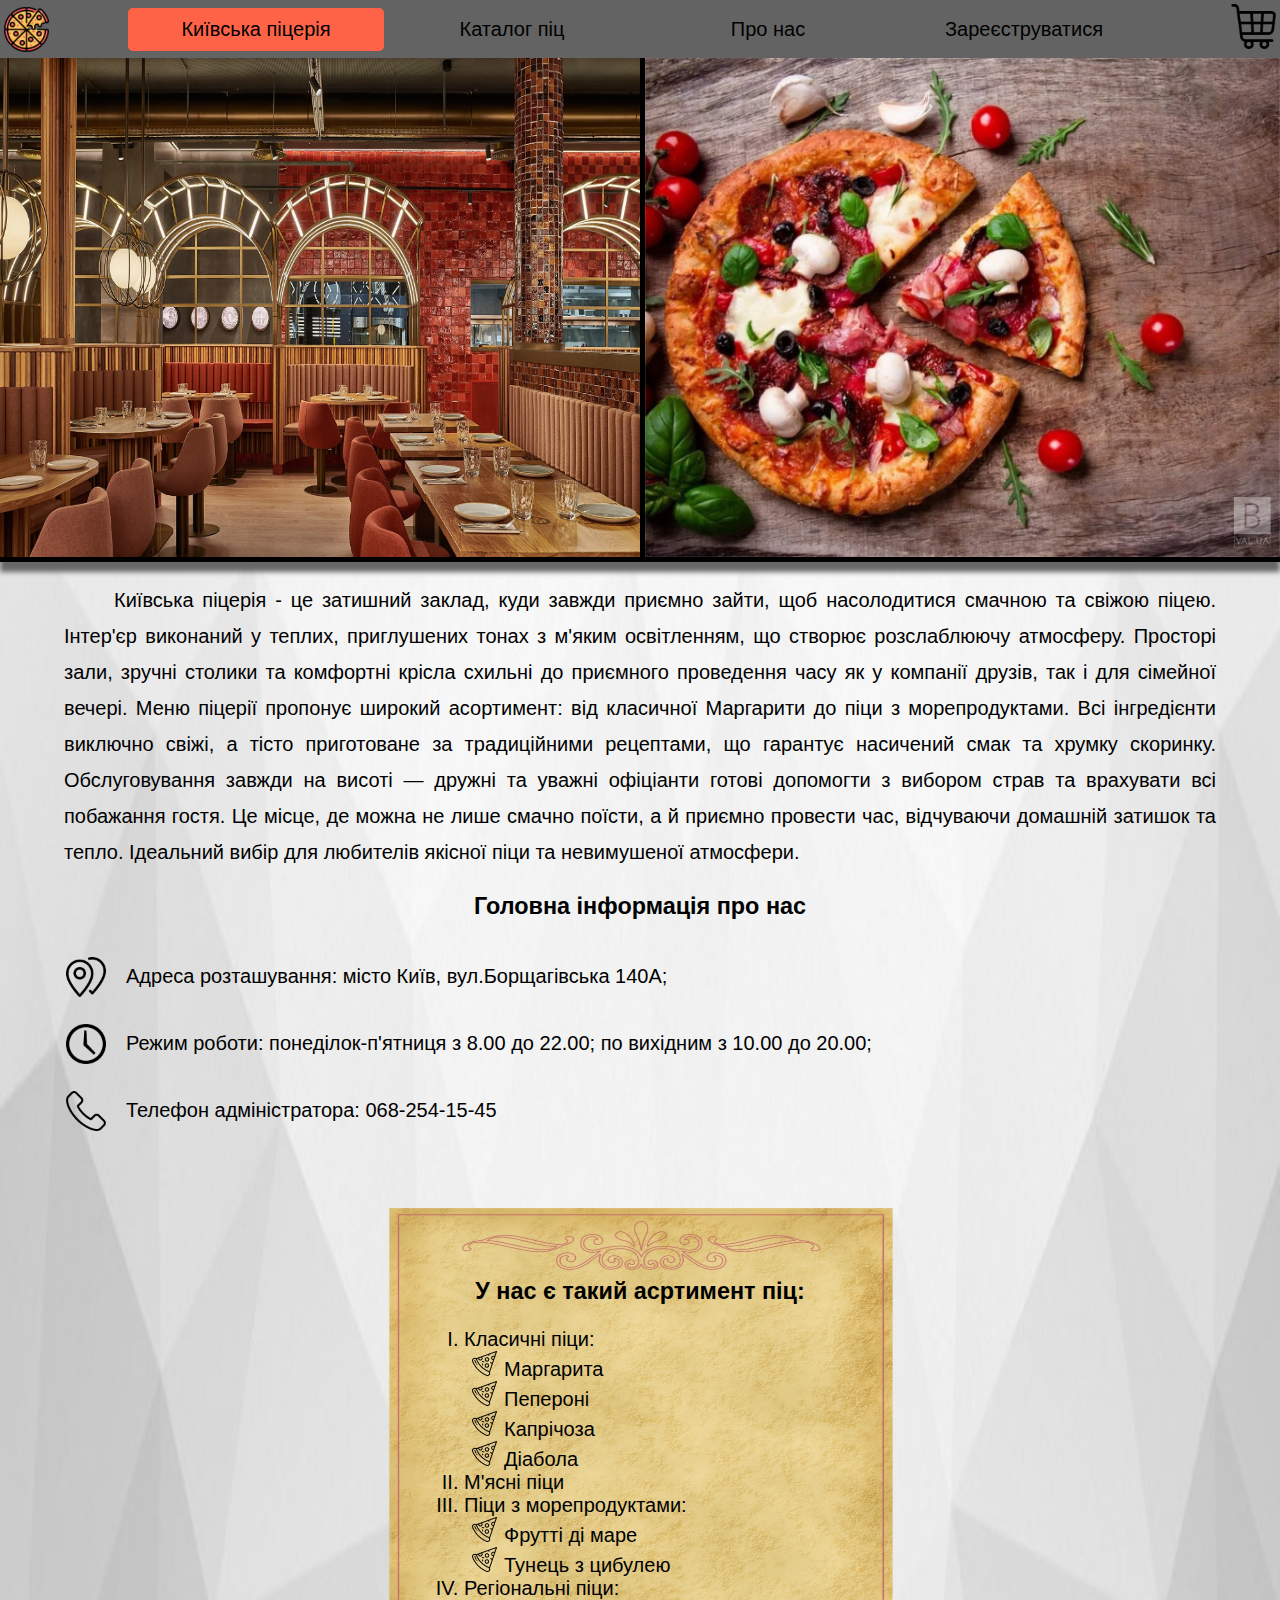
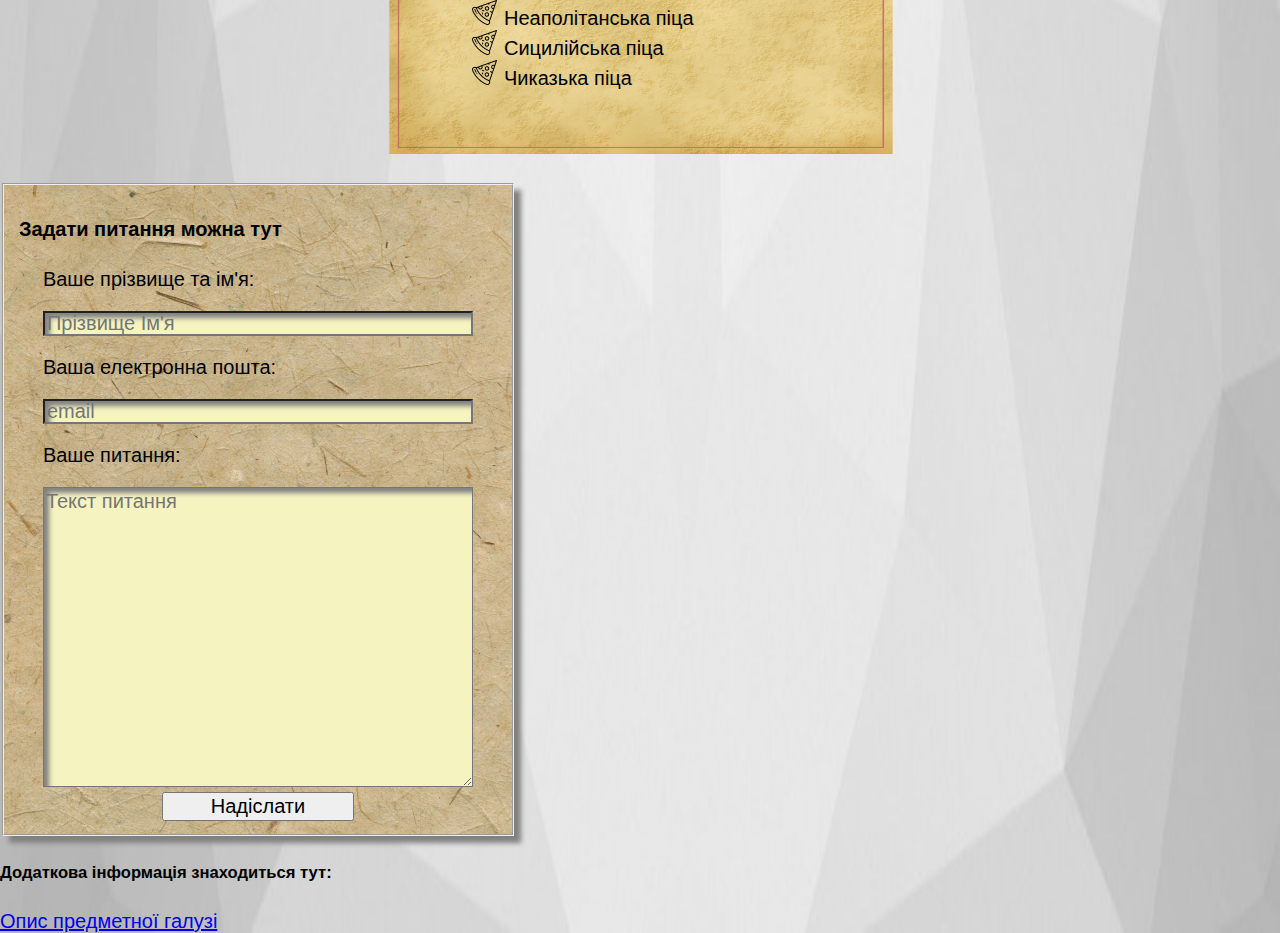
<file: index.html>
<!DOCTYPE html>
<html lang="en">
<head>
    <meta charset="UTF-8">
    <meta name="viewport" content="width=device-width, initial-scale=1.0">
    <title>Піцерія</title>
    <link rel="icon" href="https://cdn-icons-png.flaticon.com/128/3748/3748309.png">
    <link rel="stylesheet" href="https://cdnjs.cloudflare.com/ajax/libs/modern-normalize/1.0.0/modern-normalize.min.css">
    <link rel="stylesheet" href="style.css">
</head>

<body class="Body styledFontBody">
    <header>
        <div class="mainMenu">
            <div class="icon"><img src="images/pizza icon small.png" alt="Pizza icon" > </div>
            
            <ul>
                <li class="currentPage"><a href="index.html">Київська піцерія</a></li>
                <li><a href="menuPage.html">Каталог піц</a></li>
                <li><a href="workerDesccriptionPage.html">Про нас</a></li>
                <li><a href="registrationPage.html">Зареєструватися</a></li>                
            </ul>
            <div class="icon iconBasket">
                <div ><a href="./cartPage.html"><img  src="images/cart icon small.svg" alt="Cart" ></a> </div>                
            </div>            
        </div>                
    </header>
    <main>
        <!-- <h1>Київська піцерія</h1>     -->
        <section class="advertisement">
            <div class="advElement">
                <img src="./images/pizza adv 1.webp" alt="1">
            </div>
            <div class="advElement">
                <img src="./images/pizza adv 2.webp" alt="2">
            </div>         
        </section>
        
        <p id="pizzeriaDescription"> 
            Київська піцерія - це затишний заклад, куди завжди приємно зайти, щоб насолодитися 
            смачною та свіжою піцею. Інтер'єр виконаний у теплих, приглушених тонах з м'яким освітленням, що створює розслаблюючу 
            атмосферу. Просторі зали, зручні столики та комфортні крісла схильні до приємного проведення часу як у компанії друзів, так і для сімейної вечері.

            Меню піцерії пропонує широкий асортимент: від класичної Маргарити до піци з морепродуктами. Всі інгредієнти виключно 
            свіжі, а тісто приготоване за традиційними рецептами, що гарантує насичений смак та хрумку скоринку.
            
            Обслуговування завжди на висоті — дружні та уважні офіціанти готові допомогти з вибором страв та врахувати всі побажання гостя.
            
            Це місце, де можна не лише смачно поїсти, а й приємно провести час, відчуваючи домашній затишок та тепло. 
            Ідеальний вибір для любителів якісної піци та невимушеної атмосфери.</p>
        
        <h3 style="text-align: center;">Головна інформація про нас</h3>
        <div class="mainInformation">
            <div class="mainInformationItem">
                <img class="informationItemImg" src="./images/location icon.png" alt="location">
                <p>Адреса розташування: місто Київ, вул.Борщагівська 140А;</p>
            </div>
            <div class="mainInformationItem">
                <img class="informationItemImg" src="./images/time icon.png" alt="time">
                <p>Режим роботи: понеділок-п'ятниця з 8.00 до 22.00; по вихідним з 10.00 до 20.00;</p>
            </div>
            <div class="mainInformationItem">
                <img class="informationItemImg" src="./images/phone icon.png" alt="contact">
                <p>Телефон адміністратора: 068-254-15-45</p>
            </div>
        </div>
   
    <div class="pizzaList">
        <h3>У нас є такий асртимент піц:</h3>
    <ol class="pizzaListItems">
        <li>Класичні піци:
            <ul style="list-style-type: circle;">
                <li>Маргарита</li>
                <li>Пепероні</li>
                <li>Капрічоза</li>
                <li>Діабола</li>
            </ul>
        </li>
        <li>М'ясні піци</li>
        <li>Піци з морепродуктами:
            <ul style="list-style-type: circle;">
                <li>Фрутті ді маре</li>
                <li>Тунець з цибулею</li>
            </ul>
        </li>
        <li>Регіональні піци:
            <ul style="list-style-type: circle;">
                <li>Неаполітанська піца</li>
                <li>Сицилійська піца</li>
                <li>Чиказька піца</li>
            </ul>
        </li>        
    </ol>
    </div>
    <br>

    <form >
        <fieldset class="userForm">            
            <h4>Задати питання можна тут</h4>
            <p>Ваше прізвище та ім'я:</p>
            <input type="text" name="userSurnameAndName" placeholder="Прізвище Ім'я" required> <br>
            <p>Ваша електронна пошта:</p>
            <input type="email"name="userEmail" placeholder="email" required> <br>
            <p>Ваше питання:</p>
            <textarea name="userQuestion" rows="20" cols="60" placeholder="Текст питання"required></textarea> <br>            
            <input type="submit" value="Надіслати">
        </fieldset>
    </form>
    </main>
    
    <footer>
        <h5>Додаткова інформація знаходиться тут:</h5>        
        <a href="description.html">Опис предметної галузі</a>
    </footer>
    
</body>
</html>
</file>
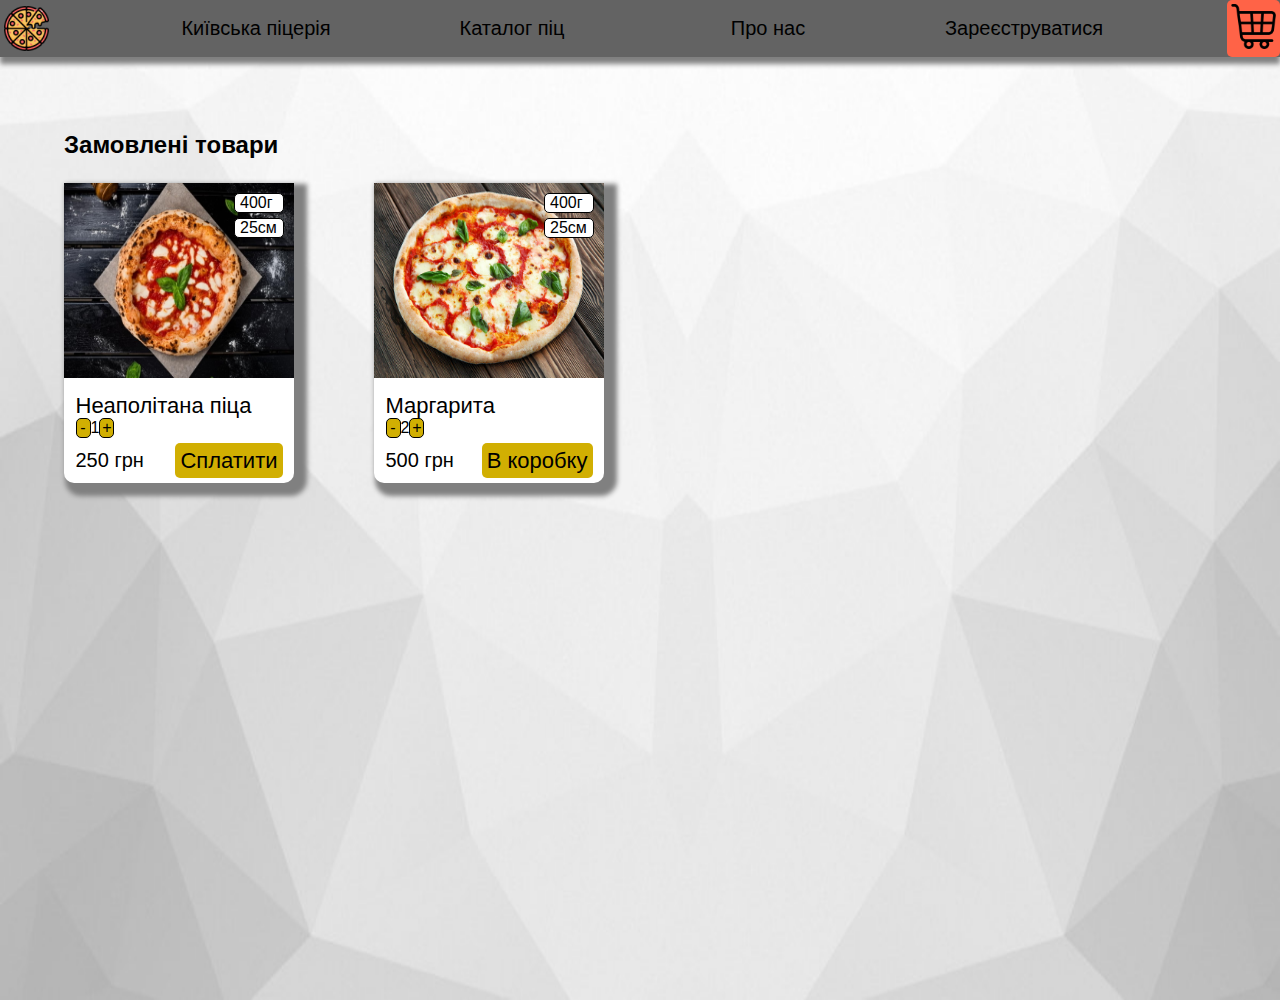
<file: cartPage.html>
<!DOCTYPE html>
<html lang="en">
<head>
    <meta charset="UTF-8">
    <meta name="viewport" content="width=device-width, initial-scale=1.0">
    <title>Menu</title>
    <link rel="icon" href="https://cdn-icons-png.flaticon.com/128/3748/3748309.png">
    <link rel="stylesheet" href="https://cdnjs.cloudflare.com/ajax/libs/modern-normalize/1.0.0/modern-normalize.min.css">
    <link rel="stylesheet" href="style.css">
</head>

<body class="Body">
    <header>
        <div class="mainMenu">
            <div class="icon"><img src="images/pizza icon small.png" alt="Pizza icon" > </div>
            
            <ul>
                <li><a href="index.html">Київська піцерія</a></li>
                <li><a href="menuPage.html">Каталог піц</a></li>
                <li><a href="workerDesccriptionPage.html">Про нас</a></li>
                <li><a href="registrationPage.html">Зареєструватися</a></li>                
            </ul>
            <div class="icon iconBasket">
                <div class="currentPage"><a href="./cartPage.html"><img  src="images/cart icon small.svg" alt="Cart" ></a> </div>                
            </div>            
        </div>                
    </header>
    <main>
        <div class="buyerOrder">
            <p>Замовлені товари</p> 
        <section class="orderList">            
            <div class="pizzaOffer">
                <div class="pizzaDisplay">
                    <p class="parameter mass">400г</p>
                    <p class="parameter diameter">25см</p>
                    <img src="images/Неаполітанська піца.jpg" alt="Неаполітанська піца">
                </div>            
                <div class="pizzaDescription">
                    <p class="pizzaName">Неаполітанa піца</p>
                    <div class="quantity">
                        <p class="changeQuantity">-</p>
                        <p> 1 </p>
                        <p class="changeQuantity">+</p>
                    </div>
                    <div class="orderInfo">                        
                        <p class="pizzaPrice">250 грн</p>
                        <button class="orderButton">Сплатити</button>
                    </div>
                    
                </div>            
            </div>
            <div class="pizzaOffer">
                <div class="pizzaDisplay">
                    <p class="parameter mass">400г</p>
                    <p class="parameter diameter">25см</p>
                    <img src="images/Маргарита.png" alt="Маргарита">
                </div>            
                <div class="pizzaDescription">
                    <p class="pizzaName">Маргарита</p>
                    <div class="quantity">
                        <p class="changeQuantity">-</p>
                        <p> 2 </p>
                        <p class="changeQuantity">+</p>
                    </div>
                    <div class="orderInfo">
                        <p class="pizzaPrice">500 грн</p>
                        <button class="orderButton">В коробку</button>
                    </div>                    
                </div>            
            </div>
        </section>
        </div>
        
    </main>
    <footer></footer>
</body>
</html>
</file>
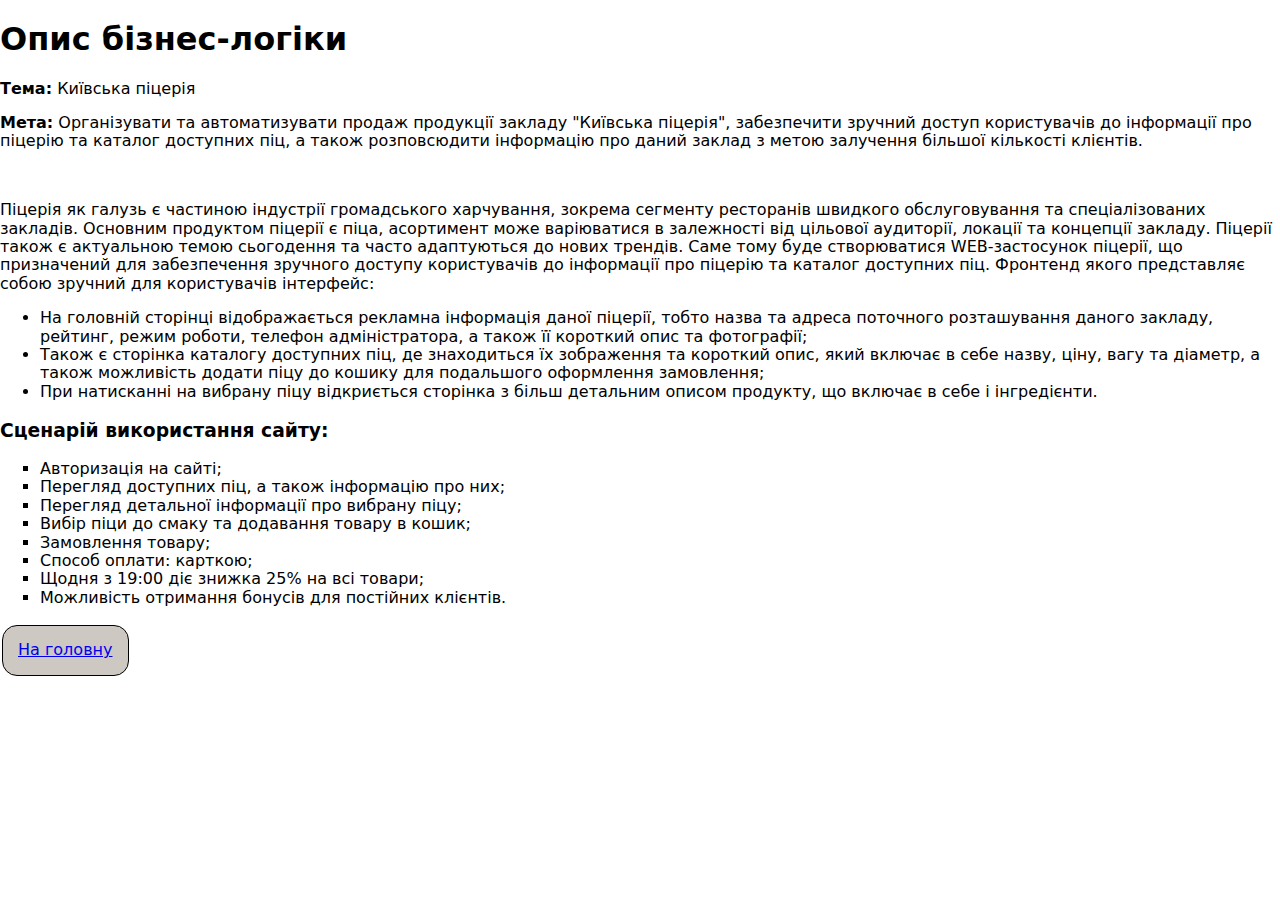
<file: description.html>
<!DOCTYPE html>
<html lang="en">
<head>
    <meta charset="UTF-8">
    <meta name="viewport" content="width=device-width, initial-scale=1.0">
    <title>Опис предметної галузі</title>
    <link rel="stylesheet" href="https://cdnjs.cloudflare.com/ajax/libs/modern-normalize/1.0.0/modern-normalize.min.css">
</head>
<style>
    th, td{
        border: 1px solid black;
        border-radius: 15px;
        background-color: rgb(205, 200, 193);
        padding: 15px;
    }
</style>
<body>
    <header></header>
    <main>
        <h1>Опис бізнес-логіки</h1>
        <p> <strong>Тема:</strong> Київська піцерія</p>
        <p><strong>Мета:</strong> Організувати та автоматизувати продаж продукції закладу "Київська піцерія", забезпечити зручний доступ 
            користувачів до інформації про піцерію та каталог доступних піц, а також розповсюдити інформацію про даний заклад з метою залучення більшої кількості клієнтів.</p> <br>

    <p>Піцерія як галузь є частиною індустрії громадського харчування, зокрема сегменту ресторанів швидкого 
    обслуговування та спеціалізованих закладів. Основним продуктом піцерії є піца, асортимент може варіюватися в 
    залежності від цільової аудиторії, локації та концепції закладу. Піцерії також є актуальною темою сьогодення та 
    часто адаптуються до нових трендів. Саме тому буде створюватися WEB-застосунок піцерії, що призначений для 
    забезпечення зручного доступу користувачів до інформації про піцерію та каталог доступних піц. 
    Фронтенд якого представляє собою зручний для користувачів інтерфейс:</p>
<ul>
    <li>На головній сторінці відображається рекламна інформація даної піцерії, тобто назва та адреса поточного 
        розташування даного закладу, рейтинг, режим роботи, телефон адміністратора, а також її короткий опис та фотографії;</li>
    <li>Також є сторінка каталогу доступних піц, де знаходиться їх зображення та короткий опис, який включає в себе назву, 
        ціну, вагу та діаметр, а також можливість додати піцу до кошику для подальшого оформлення замовлення;</li>
    <li>При натисканні на вибрану піцу відкриється сторінка з більш детальним описом продукту, що включає в себе і інгредієнти.</li>
</ul>
    <h3>Сценарій використання сайту:</h3>
    <ul style="list-style-type: square;">
        <li>Авторизація на сайті;</li>
        <li>Перегляд доступних піц, а також інформацію про них;</li>
        <li>Перегляд детальної інформації про вибрану піцу;</li>
        <li>Вибір піци до смаку та додавання товару в кошик;</li>
        <li>Замовлення товару;</li>
        <li>Способ оплати: карткою;</li>
        <li>Щодня з 19:00 діє знижка 25% на всі товари;</li>
        <li>Можливість отримання бонусів для постійних клієнтів.</li>
    </ul>
<table>
    <tr>
        <td><a href="index.html">На головну</a> </td>
    </tr>
</table>
    </main>
    
<footer></footer>
</body>
</html>
</file>
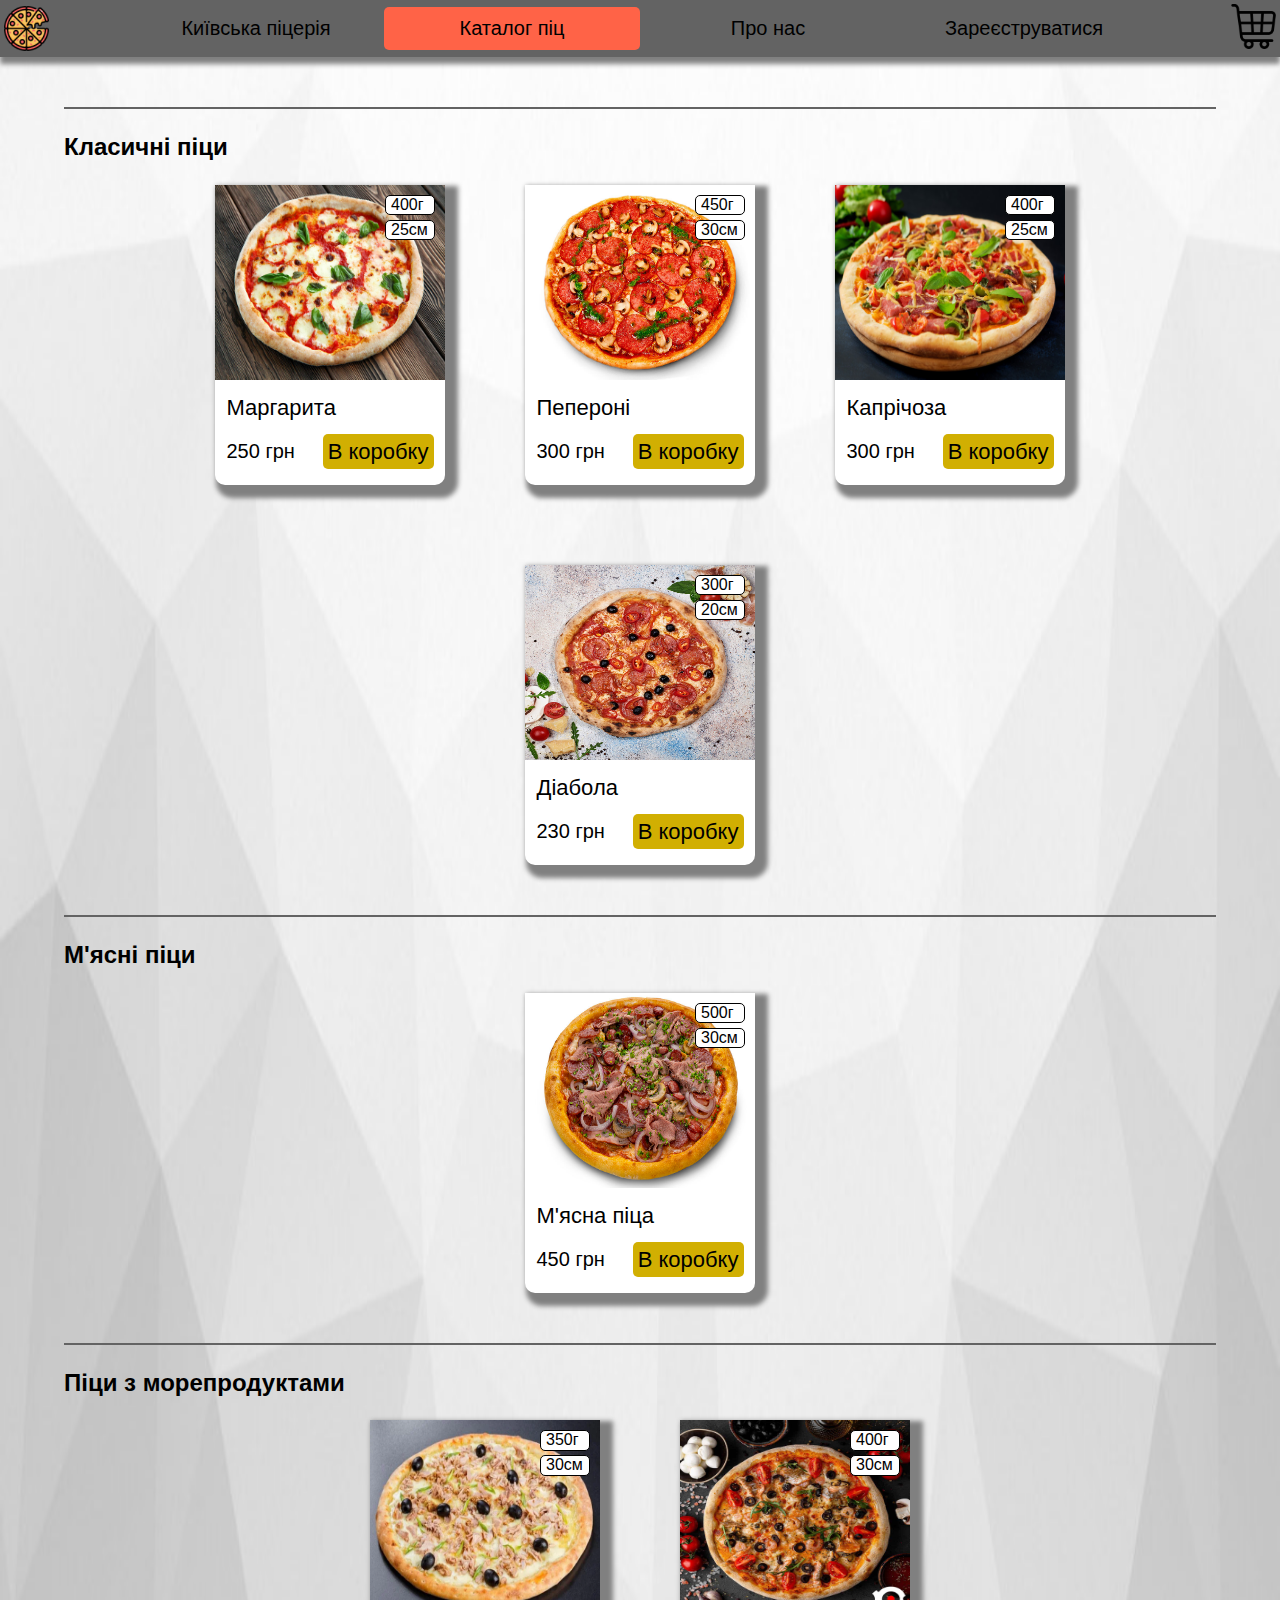
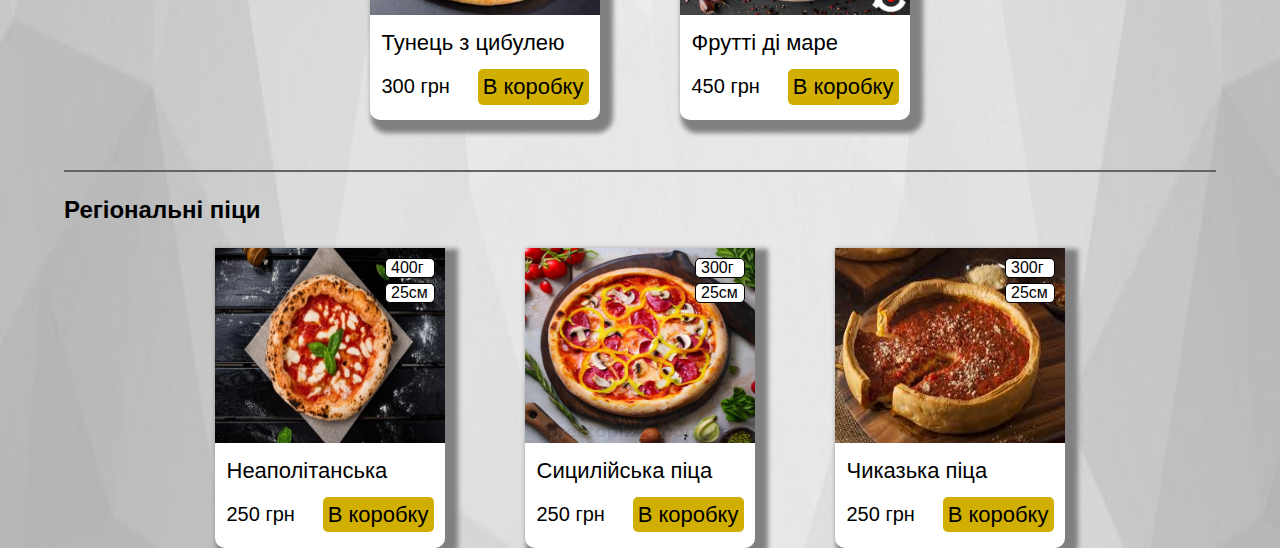
<file: menuPage.html>
<!DOCTYPE html>
<html lang="en">
<head>
    <meta charset="UTF-8">
    <meta name="viewport" content="width=device-width, initial-scale=1.0">
    <title>Menu</title>
    <link rel="icon" href="https://cdn-icons-png.flaticon.com/128/3748/3748309.png">
    <link rel="stylesheet" href="https://cdnjs.cloudflare.com/ajax/libs/modern-normalize/1.0.0/modern-normalize.min.css">
    <link rel="stylesheet" href="style.css">
</head>

<body class="Body">
    <header>
        <div class="mainMenu">
            <div class="icon"><img src="images/pizza icon small.png" alt="Pizza icon" > </div>
            
            <ul>
                <li><a href="index.html">Київська піцерія</a></li>
                <li class="currentPage"><a href="menuPage.html">Каталог піц</a></li>
                <li><a href="workerDesccriptionPage.html">Про нас</a></li>
                <li><a href="registrationPage.html">Зареєструватися</a></li>                
            </ul>
            <div class="icon iconBasket">
                <div ><a href="./cartPage.html"><img  src="images/cart icon small.svg" alt="Cart" ></a> </div>                
            </div>            
        </div>                
    </header>
    <main>
        <div class="pizzaType">
            <p>Класичні піци</p> 
        <section class="pizzaCatalog">            
            <div class="pizzaOffer">
                <div class="pizzaDisplay">
                    <p class="parameter mass">400г</p>
                    <p class="parameter diameter">25см</p>
                    <img src="images/Маргарита.png" alt="Маргарита">
                </div>            
                <div class="pizzaDescription">
                    <p class="pizzaName">Маргарита</p>
                    <div class="orderInfo">
                        <p class="pizzaPrice">250 грн</p>
                        <button class="orderButton">В коробку</button>
                    </div>                    
                </div>            
            </div>

            <div class="pizzaOffer">
                <div class="pizzaDisplay">
                    <p class="parameter mass">450г</p>
                    <p class="parameter diameter">30см</p>
                    <img src="images/Пепероні.jpg" alt="Пепероні">
                </div>            
                <div class="pizzaDescription">
                    <p class="pizzaName">Пепероні</p>
                    <div class="orderInfo">
                        <p class="pizzaPrice">300 грн</p>
                        <button class="orderButton">В коробку</button>
                    </div>                    
                </div>            
            </div>

            <div class="pizzaOffer">
                <div class="pizzaDisplay">
                    <p class="parameter mass">400г</p>
                    <p class="parameter diameter">25см</p>
                    <img src="images/Капрічоза.jpg" alt="Капрічоза">
                </div>            
                <div class="pizzaDescription">
                    <p class="pizzaName">Капрічоза</p>
                    <div class="orderInfo">
                        <p class="pizzaPrice">300 грн</p>
                        <button class="orderButton">В коробку</button>    
                    </div>                    
                </div>            
            </div>

            <div class="pizzaOffer">
                <div class="pizzaDisplay">
                    <p class="parameter mass">300г</p>
                    <p class="parameter diameter">20см</p>
                    <img src="images/Діабола.jpg" alt="Діабола">
                </div>            
                <div class="pizzaDescription">
                    <p class="pizzaName">Діабола</p>
                    <div class="orderInfo">
                        <p class="pizzaPrice">230 грн</p>
                        <button class="orderButton">В коробку</button>
                    </div>
                    
                </div>            
            </div>
        </section>
        </div>
        
        <div  class="pizzaType">
            <p>М'ясні піци</p>
        <section class="pizzaCatalog">
            <div class="pizzaOffer">
                <div class="pizzaDisplay">
                    <p class="parameter mass">500г</p>
                    <p class="parameter diameter">30см</p>
                    <img src="images/М'ясні піци.jpg" alt="М'ясні піци">
                </div>            
                <div class="pizzaDescription">
                    <p class="pizzaName">М'ясна піца</p>
                    <div class="orderInfo">
                        <p class="pizzaPrice">450 грн</p>
                        <button class="orderButton">В коробку</button>
                    </div>
                    
                </div>            
            </div>
        </section>
        </div>
        
        <div  class="pizzaType">
            <p>Піци з морепродуктами</p>
            <section class="pizzaCatalog">
                <div class="pizzaOffer">
                    <div class="pizzaDisplay">
                        <p class="parameter mass">350г</p>
                        <p class="parameter diameter">30см</p>
                        <img src="images/Тунець з цибулею.webp" alt="Тунець з цибулею">
                    </div>            
                    <div class="pizzaDescription">
                        <p class="pizzaName">Тунець з цибулею</p>
                        <div class="orderInfo">
                            <p class="pizzaPrice">300 грн</p>
                            <button class="orderButton">В коробку</button>
                        </div>
                        
                    </div>            
                </div>
    
                <div class="pizzaOffer">
                    <div class="pizzaDisplay">
                        <p class="parameter mass">400г</p>
                        <p class="parameter diameter">30см</p>
                        <img src="images/Фрутті ді маре.jpg" alt="Фрутті ді маре">
                    </div>            
                    <div class="pizzaDescription">
                        <p class="pizzaName">Фрутті ді маре</p>
                        <div class="orderInfo">
                            <p class="pizzaPrice">450 грн</p>
                            <button class="orderButton">В коробку</button>
                        </div>                        
                    </div>            
                </div>
            </section>
        </div>

        <div  class="pizzaType">
            <p>Регіональні піци</p>
            <section class="pizzaCatalog">
                <div class="pizzaOffer">
                    <div class="pizzaDisplay">
                        <p class="parameter mass">400г</p>
                        <p class="parameter diameter">25см</p>
                        <img src="images/Неаполітанська піца.jpg" alt="Неаполітанська піца">
                    </div>            
                    <div class="pizzaDescription">
                        <p class="pizzaName">Неаполітанська</p>
                        <div class="orderInfo">
                            <p class="pizzaPrice">250 грн</p>
                            <button class="orderButton">В коробку</button>
                        </div>
                        
                    </div>            
                </div>
    
                <div class="pizzaOffer">
                    <div class="pizzaDisplay">
                        <p class="parameter mass">300г</p>
                        <p class="parameter diameter">25см</p>
                        <img src="images/Сицилійська піца.jpg" alt="Сицилійська піца">
                    </div>            
                    <div class="pizzaDescription">
                        <p class="pizzaName">Сицилійська піца</p>
                        <div class="orderInfo">
                            <p class="pizzaPrice">250 грн</p>
                            <button class="orderButton">В коробку</button>
                        </div>                        
                    </div>            
                </div>
    
                <div class="pizzaOffer">
                    <div class="pizzaDisplay">
                        <p class="parameter mass">300г</p>
                        <p class="parameter diameter">25см</p>
                        <img src="images/Чиказька піца.jfif" alt="Чиказька піца">
                    </div>            
                    <div class="pizzaDescription">
                        <p class="pizzaName">Чиказька піца</p>
                        <div class="orderInfo">
                            <p class="pizzaPrice">250 грн</p>
                            <button class="orderButton">В коробку</button>
                        </div>                        
                    </div>            
                </div>            
            </section>
        </div>
    </main>
    <footer></footer>
</body>
</html>
</file>
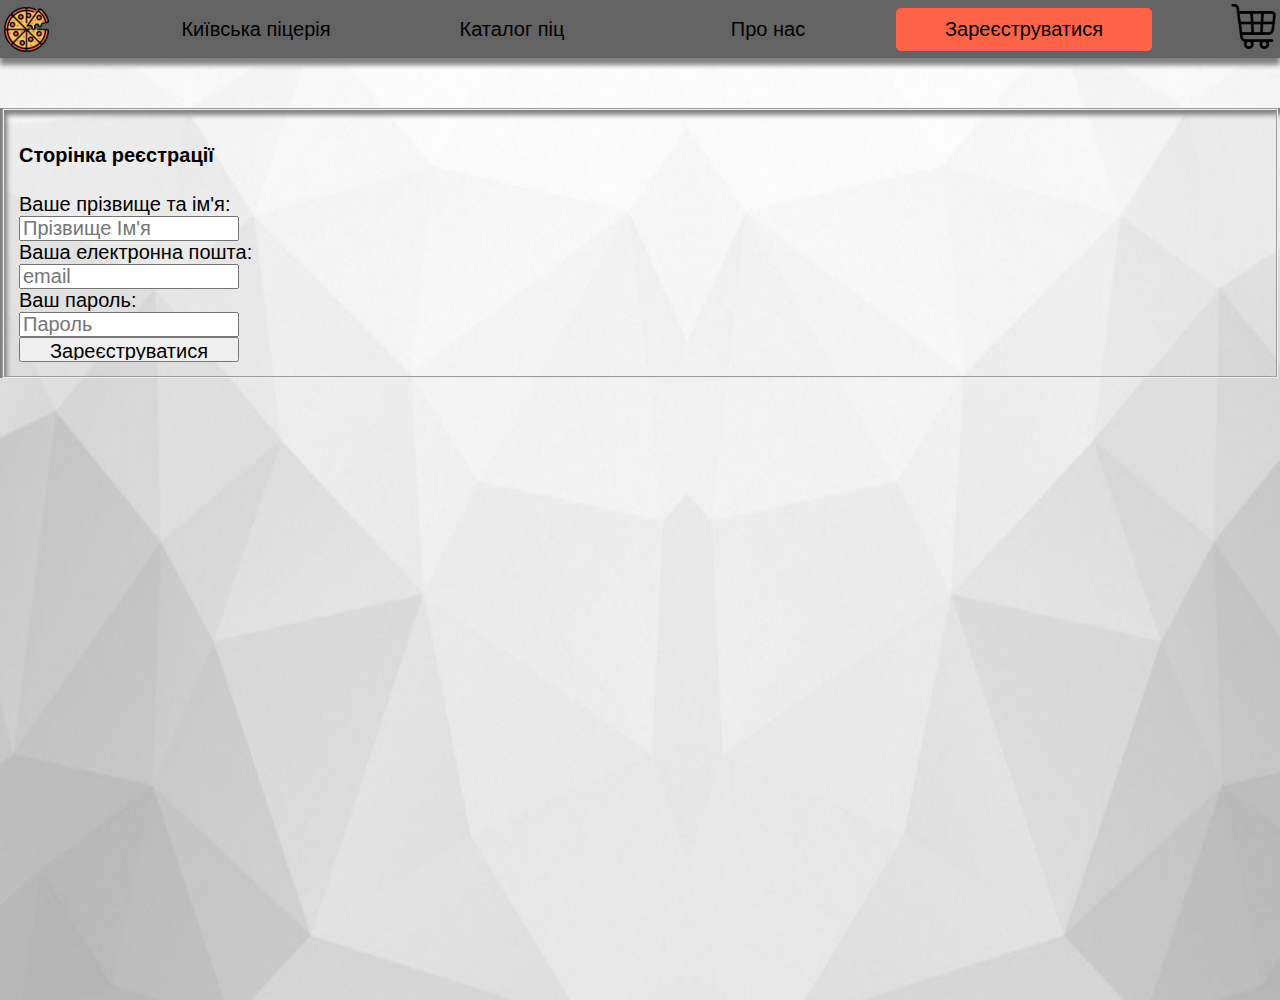
<file: registrationPage.html>
<!DOCTYPE html>
<html lang="en">
<head>
    <meta charset="UTF-8">
    <meta name="viewport" content="width=device-width, initial-scale=1.0">
    <title>Registration</title>
    <link rel="icon" href="https://cdn-icons-png.flaticon.com/128/3748/3748309.png">
    <link rel="stylesheet" href="https://cdnjs.cloudflare.com/ajax/libs/modern-normalize/1.0.0/modern-normalize.min.css">
    <link rel="stylesheet" href="style.css">
</head>

<body class="Body styledFontBody">
    <header>
        <div class="mainMenu">
            <div class="icon"><img src="images/pizza icon small.png" alt="Pizza icon" > </div>
            
            <ul>
                <li><a href="index.html">Київська піцерія</a></li>
                <li><a href="menuPage.html">Каталог піц</a></li>
                <li><a href="workerDesccriptionPage.html">Про нас</a></li>
                <li class="currentPage"><a href="registrationPage.html">Зареєструватися</a></li>                
            </ul>
            <div class="icon iconBasket">
                <div ><a href="./cartPage.html"><img  src="images/cart icon small.svg" alt="Cart" ></a> </div>                
            </div>            
        </div>                
    </header>
    <main>
        <form class="registrationForm">
            <fieldset >                
                <h4>Сторінка реєстрації</h4>
                Ваше прізвище та ім'я:<br>
                <input type="text" name="userSurnameAndName" placeholder="Прізвище Ім'я" required> <br>
                Ваша електронна пошта:<br>
                <input type="email"name="userEmail" placeholder="email"required> <br>
                Ваш пароль:<br>
                <input type="password" name="userPassword" placeholder="Пароль" required> <br>            
                <input type="submit" value="Зареєструватися">
            </fieldset>
        </form>                
    </main>
    <footer></footer>
</body>
</html>
</file>
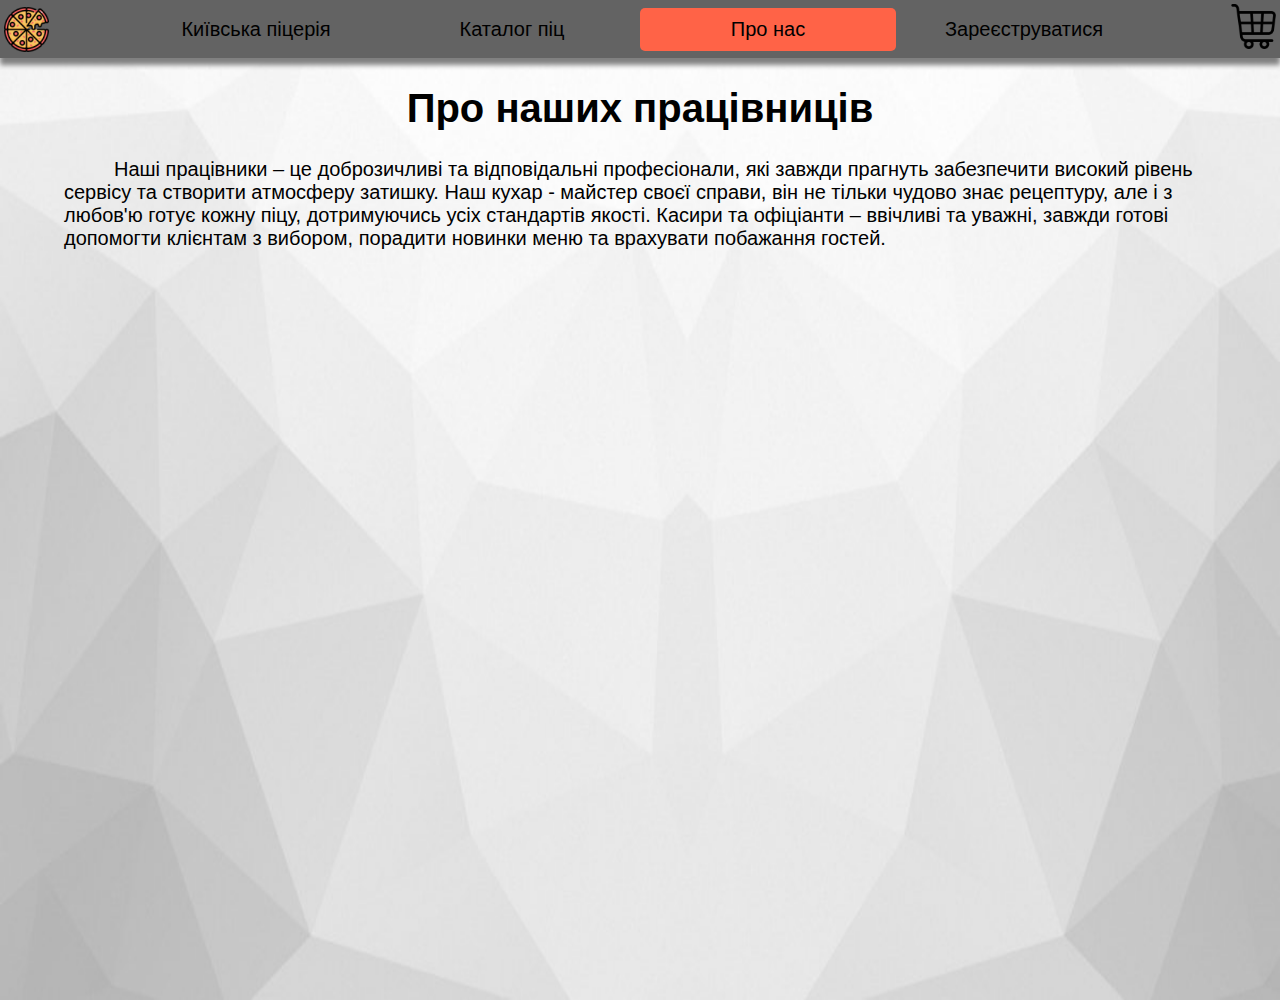
<file: workerDesccriptionPage.html>
<!DOCTYPE html>
<html lang="en">
<head>
    <meta charset="UTF-8">
    <meta name="viewport" content="width=device-width, initial-scale=1.0">
    <title>Our workers</title>
    <link rel="icon" href="https://cdn-icons-png.flaticon.com/128/3748/3748309.png">
    <link rel="stylesheet" href="https://cdnjs.cloudflare.com/ajax/libs/modern-normalize/1.0.0/modern-normalize.min.css">
    <link rel="stylesheet" href="style.css">
</head>

<body class="Body styledFontBody">
    <header>
        <div class="mainMenu">
            <div class="icon"><img src="images/pizza icon small.png" alt="Pizza icon" > </div>
            
            <ul>
                <li><a href="index.html">Київська піцерія</a></li>
                <li><a href="menuPage.html">Каталог піц</a></li>
                <li class="currentPage"><a href="workerDesccriptionPage.html">Про нас</a></li>
                <li><a href="registrationPage.html">Зареєструватися</a></li>                
            </ul>
            <div class="icon iconBasket">
                <div ><a href="./cartPage.html"><img  src="images/cart icon small.svg" alt="Cart" ></a> </div>                
            </div>            
        </div>                
    </header>
    <main>
        <h1 style="text-align: center;">Про наших працівниців</h1>
        <p style="width:90%; margin-left: 5%;">Наші працівники – це доброзичливі та відповідальні професіонали, які завжди прагнуть забезпечити високий рівень 
            сервісу та створити атмосферу затишку. Наш кухар - майстер своєї справи, він не тільки чудово знає рецептуру, 
            але і з любов'ю готує кожну піцу, дотримуючись усіх стандартів якості. Касири та офіціанти – ввічливі та уважні, 
            завжди готові допомогти клієнтам з вибором, порадити новинки меню та врахувати побажання гостей.</p>
        
    </main>
    <footer></footer>
</body>
</html>
</file>
<file: style.css>
*{
    font-family: Arial, Helvetica, sans-serif;
}
main > p{
    text-indent: 50px;
}
.Body{
    
    background-image: url('images/background\ 1.jpg');
    background-repeat: no-repeat;
    background-size: 100% 100%;
    min-height: 1000px;
}
.styledFontBody {    
    font-size: 20px;
}
/*------------------------------ Main Menu ------------------------------*/
.mainMenu{
    display: flex;
    align-items: center;
    justify-content: space-between;

    background-color: #636363;    
    box-shadow: 0 7px 5px grey;  
}
.mainMenu img{
    margin: 4px;
}
.icon {
    display: flex;
}
.iconBasket {
    justify-content: flex-end;    
}
.iconBasket:hover{
    background-color: #FAE52C;    
    border-radius: 5px;
    transition: background-color 0.8s;
}

.mainMenu ul{
    display: flex;
    flex-wrap: wrap;
    justify-content: space-between;

    text-align: center;
    list-style-type: none;
    margin: 0;        
    padding: 0;
}
.mainMenu li{
    /*display: flex;
    align-items: center;
    justify-content: center;*/
}
.mainMenu li a{
    display: inline-block;
    color: black;
    text-align: center;
    
    text-wrap:nowrap;
    padding: 10px 26px;/*<-----*/
    text-decoration: none;
    font-size: 20px;
}
.mainMenu li:hover{
    background-color: #FAE52C;
    border-radius: 5px;
    transition: background-color 0.8s;
}
.currentPage{
    background-color: tomato;
    border-radius: 5px;    
}
@media(max-width:545px){
    .mainMenu ul{
        flex-direction: column;
    }
}
@media(min-width:545px) and (max-width:600px){
    .mainMenu li{
        flex: 50%;
    }
}
@media(min-width:600px) and (max-width:830px){
    .mainMenu li{
        flex: 33.33%;
    }
}
@media(min-width:830px){
    .mainMenu li{
        flex: 20%;
    }
    .mainMenu ul{             
        width: 80%;
    }
}


/*----------------------------- Home page adv -----------------------------*/
 .advertisement{
    display: flex;   
    border-bottom: 5px solid black;    
    width: 100%;    
    box-shadow: 0 10px 5px rgb(103, 103, 103);
}
.advElement{
    box-sizing: border-box;
    width: 50%;       
    background-position: center;
    background-size: 100% 100%;      
}
.advElement img{
    width: 100%;
    height: 100%;
}
.advertisement div + div{
    border-left: 5px solid black;
}

/*----------------------------- Pizzeria description -----------------------------*/
#pizzeriaDescription{
    /*font-size: 23px;*/
    width: 90%;
    text-align: justify;
    line-height: 1.8;
    margin-left:5% ;
}
/*.specialSpan{
    font: italic bold 30px 'Brush Script MT', cursive;
    color: #d1af02;
    background-color: #636363;
    padding: 5px 10px;

    border: 2px solid black;    
    border-radius: 5px;  
}*/
/*----------------------------- Main information -----------------------------*/
.mainInformation{
    width: 90%;
    margin-left: auto;
    margin-right: auto;

    display: flex;
    flex-direction: column;
}
.mainInformationItem{
    display: flex;
    align-items: center;
    border-radius: 5px;
    border-width: 2px;
    border-style: solid;
    border-color: transparent;
    transition: border-color 0.8s;
}
.informationItemImg{
    width: 40px;
    height: 40px;
}
.mainInformationItem p{
    /*font-size: 23px;*/
    margin-left: 20px;
}
.mainInformationItem:hover{
    border-color: #8a7302;    
}
/*----------------------------- Pizza list -----------------------------*/
.pizzaList{
    width: 20%;
    margin: 60px 0 0 40%;
    padding:50px 40px;
    background-image: url('images/background\ 2.png');
    background-repeat: no-repeat;
    background-position: center;
    background-size: 100% 100%;
}
.pizzaList h3{
    text-align: center;
}
.pizzaListItems{
    list-style-type: upper-roman;    
}
.pizzaListItems ul{
    list-style-image: url('images/pizza\ piece\ icon.png') ;
} 
@media(max-width:500px){
    .pizzaList{
        width: 98%;
        margin-left: 1%;
    }
}
@media(min-width:500px) and (max-width:900px){
    .pizzaList{
        width: 60%;
        margin-left: 20%;
    }
}
@media(min-width:900px) {
    .pizzaList{
        width: 40%;
        margin-left: 30%;
    }
}
/*----------------------------- User form -----------------------------*/
.userForm{   
    width:30%;
    box-shadow: 7px 7px 5px gray ;
    background-image: url('images/background\ 3.jpg');
    background-size: 100% 100%;
}

.userForm input[type*="text"], .userForm input[type*="email"], textarea{    
    width:90%; 
    height: 25px;
    margin-left: 5%;    
    box-shadow:5px 5px 5px gray inset;
    background-color: rgb(245, 243, 192);   
}
.userForm textarea{
    height: 300px;
}
.userForm p{
    margin-left: 5%;
}
.userForm input[type*="submit"]{
    width:40%;
    margin-left: 30%;
}

@media(max-width:520px){
    .userForm{
        width: 100%;        
    }
}
@media(min-width:520px) and (max-width:900px){
    .userForm{
        width: 60%;       
    }
}
@media(min-width:900px) {
    .userForm{
        width: 40%;        
    }
}
/* @media(max-width:1000px){
    .userForm{   
        width:45%;
    }
} */
/*----------------------------------------------------------*/
/*----------------------------- Pizza -----------------------------*/
/*----------------------------------------------------------*/
.pizzaType{
    display: flex;  
    flex-direction: column; 
    justify-content: center;   

    margin-top: 50px;
    margin-left: auto;
    margin-right: auto;
    width: 90%;
    border-top: 2px solid #636363;
}
.pizzaType>p{
    font-size: 24px;
    font-weight: 900;
}
.pizzaCatalog{         
    display: flex;
    flex-wrap: wrap;
    
    justify-content: center;
    align-content: flex-start;
    gap: 80px;
}

.pizzaOffer{
    position: relative;    
    display: flex;
    flex-direction: column;
    align-items: flex-start;

    width:230px;
    height:300px;    
    background-color: white;
    box-shadow: 7px 7px 5px 6px gray;
    border-radius: 0 0 10px 10px;
}
.pizzaDisplay{
    width:100%;
    height:65%;
}
.parameter{
    position: absolute;
    display: block;
    width: 50px;
    background-color: white;
    border: 1px solid black;
    border-radius: 5px;
    padding: 0 5px;
    right: 0;
}
.mass{
    margin: 10px 10px 0 0;
}
.diameter{
    margin: 35px 10px 0 0;
}
.pizzaDisplay img{
    width: 100%;
    height: 100%;
}


.pizzaDescription{    
    display: flex;
    flex-direction: column;
    width: 90%;
    margin-left: auto;
    margin-right: auto;    
}
.pizzaName{    
    margin: 15px 0 0 0;
    font-size: 22px;
    font-weight: 500;
}

.orderInfo{
    display: flex;
    justify-content:space-between;
    align-items: center;
}
.pizzaPrice{    
    font-size: 20px;
    
}
.orderButton{    
    border-style: none;
    border-radius: 5px;
    padding: 5px;
    background-color: #d1af02;    
    font-size: 22px;
    transition: background-color 0.8s;
}
.orderButton:hover{
    background-color: #eeea25;
}

/*----------------------------------------------------------*/
/*----------------------------- Registration Page -----------------------------*/
/*----------------------------------------------------------*/
.registrationForm{
    margin-top: 50px;
    box-shadow: 7px 7px 5px gray inset;
}
.registrationForm input{
    width: 220px;
    height: 25px;
}
/*----------------------------------------------------------*/
/*----------------------------- Cart Page -----------------------------*/
/*----------------------------------------------------------*/
.buyerOrder{
    display: flex;  
    flex-direction: column; 
    justify-content: center;   

    margin-top: 50px;
    margin-left: auto;
    margin-right: auto;
    width: 90%;
}
.buyerOrder>p{
    font-size: 24px;
    font-weight: 900;
}
.orderList{
    display: flex;
    flex-wrap: wrap;
    justify-content: flex-start;
    align-content: flex-start;
    gap: 80px;
}
.quantity{
    display: flex;
    align-items: center;
    margin: 0;
    height: 20px;
}
.changeQuantity{
    border-radius: 5px;
    border: 1px solid black;
    background-color: #d1af02;
    text-align: center;
    width: 15px;
}
.orderList .orderInfo{
    height: 45px;
}
@media(max-width:620px){    
    .buyerOrder .orderList{
        justify-content: center;         
    }
}
</file>
